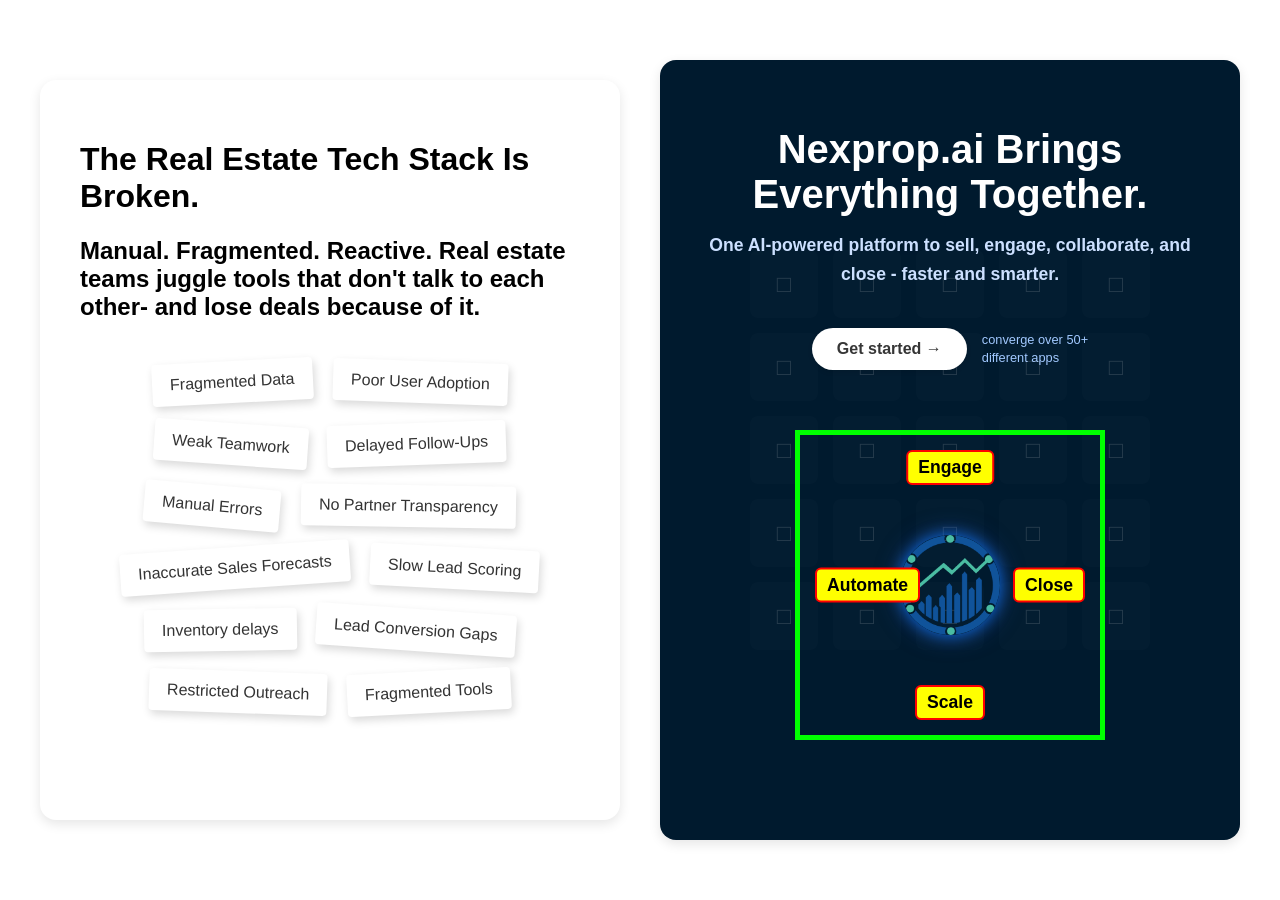
<file: What are we solving/brokenstack.html>
<!DOCTYPE html>
<html lang="en">
<head>
    <meta charset="UTF-8">
    <meta name="viewport" content="width=device-width, initial-scale=1.0">
    <title>Broken Tech Stack</title>
    <link rel="stylesheet" href="brokenstack.css">
</head>
<body>
    <div class="main-container">
        <div class="left-panel">
            <h1>The Real Estate Tech Stack Is Broken.</h1>
            <h2>Manual. Fragmented. Reactive. Real estate teams juggle tools that don't talk to each other- and lose deals because of it.</h2>
            <div class="pain-points-container">
                <ul>
                    <li>Fragmented Data</li>
                    <li>Poor User Adoption</li>
                    <li>Weak Teamwork</li>
                    <li>Delayed Follow-Ups</li>
                    <li>Manual Errors</li>
                    <li>No Partner Transparency</li>
                    <li>Inaccurate Sales Forecasts</li>
                    <li>Slow Lead Scoring</li>
                    <li>Inventory delays</li>
                    <li>Lead Conversion Gaps</li>
                    <li>Restricted Outreach</li>
                    <li>Fragmented Tools</li>
                </ul>
            </div>
        </div>

        <div class="right-panel">
            <h1>Nexprop.ai Brings Everything Together.</h1>
            <h2>One AI-powered platform to sell, engage, collaborate, and close - faster and smarter.</h2>

            <div class="cta-container">
                <a href="#" class="get-started-btn">Get started &rarr;</a>
                <p class="converge-text">converge over 50+<br>different apps</p>
            </div>

            <div class="icon-grid"> <!-- Background Icon Grid Container -->
                <div class="grid-icon">□</div> <div class="grid-icon">□</div> <div class="grid-icon">□</div> <div class="grid-icon">□</div> <div class="grid-icon">□</div>
                <div class="grid-icon">□</div> <div class="grid-icon">□</div> <div class="grid-icon">□</div> <div class="grid-icon">□</div> <div class="grid-icon">□</div>
                <div class="grid-icon">□</div> <div class="grid-icon">□</div> <div class="grid-icon">□</div> <div class="grid-icon">□</div> <div class="grid-icon">□</div>
                <div class="grid-icon">□</div> <div class="grid-icon">□</div> <div class="grid-icon">□</div> <div class="grid-icon">□</div> <div class="grid-icon">□</div>
                <div class="grid-icon">□</div> <div class="grid-icon">□</div> <div class="grid-icon">□</div> <div class="grid-icon">□</div> <div class="grid-icon">□</div>
            </div>

            <!-- Temporarily moved image here for testing -->
            <!-- <img src="Nexprop.ai%20Logo.png" alt="Nexprop.ai Logo (Test)" style="width: 100px; height: 100px; border: 1px solid red;"> -->

            <div class="pillar-layout">
                <div class="pillar-center">
                    <!-- Logo image is here -->
                    <img src="Nexprop.ai%20Logo.png.png" alt="Nexprop.ai Logo" class="logo-image">
                </div>
                <!-- Removed pillar-word divs -->

                <!-- Add Puzzle Pieces -->
                <div class="puzzle-piece puzzle-top-left">Automate</div>
                <div class="puzzle-piece puzzle-top-right">Engage</div>
                <div class="puzzle-piece puzzle-bottom-left">Scale</div>
                <div class="puzzle-piece puzzle-bottom-right">Close</div>
            </div>
        </div>
    </div>

    <!-- If we add dynamic positioning later, the script would go here -->
    <!-- <script src="script.js"></script> -->
</body>
</html>
</file>
<file: What are we solving/brokenstack.css>
body {
  font-family: 'Gilroy', Helvetica, Arial, sans-serif; /* Base font */
  margin: 0; /* Good practice to reset default margin */
  /* Add other global styles if needed */
}

.left-panel {
  background-color: #ffffff;
  padding: 40px;
  border-radius: 16px; /* Rounded corners for the panel */
  max-width: 600px; /* Adjust as needed */
  margin: 20px auto; /* Center the panel for demo purposes */
  box-shadow: 0 4px 12px rgba(0, 0, 0, 0.1); /* Subtle shadow */
}

.left-panel h1,
.right-panel h1 {
  /* font-size: 2.5em; */ /* Already set */
  font-family: 'Gilroy Bold', 'Gilroy', Helvetica, Arial, sans-serif; /* Heading font */
  font-weight: bold; /* Ensure boldness */
  /* margin-bottom: 10px; */ /* Already set */
  /* color: #333; / .right-panel has different color */ /* Already set */
}

.left-panel h2,
.right-panel h2 {
  /* font-size: 1.1em; */ /* Already set */
  font-family: 'Gilroy', Helvetica, Arial, sans-serif; /* Subheading font (Regular) */
  /* color: #666 / #cce0ff; */ /* Already set */
  /* margin-bottom: 30px / 40px; */ /* Already set */
  /* line-height: 1.6; */ /* Already set */
}

.pain-points-container ul {
  list-style: none;
  padding: 20px; /* Add some padding */
  margin: 0 auto;
  /* position: relative; */ /* Removed */
  /* min-height: 400px; */ /* Removed */
  max-width: 500px;
  /* Re-add flexbox properties */
  display: flex;
  flex-wrap: wrap;
  justify-content: center; /* Center items */
  gap: 20px; /* Adjust gap between items */
}

.pain-points-container li {
  background-color: #ffffff;
  padding: 12px 18px;
  border-radius: 4px;
  box-shadow: 2px 4px 8px rgba(0, 0, 0, 0.15);
  text-align: center;
  font-weight: 500;
  color: #333;
  /* position: absolute; */ /* Removed */
  font-family: 'Gilroy', Helvetica, Arial, sans-serif;
  /* Individual transforms will be applied via :nth-child */
}

/* Apply only rotation via :nth-child */
.pain-points-container li:nth-child(1) { transform: rotate(-3deg); }
.pain-points-container li:nth-child(2) { transform: rotate(2deg); }
.pain-points-container li:nth-child(3) { transform: rotate(4deg); }
.pain-points-container li:nth-child(4) { transform: rotate(-2deg); }
.pain-points-container li:nth-child(5) { transform: rotate(5deg); }
.pain-points-container li:nth-child(6) { transform: rotate(1deg); }
.pain-points-container li:nth-child(7) { transform: rotate(-4deg); }
.pain-points-container li:nth-child(8) { transform: rotate(3deg); }
.pain-points-container li:nth-child(9) { transform: rotate(-1deg); }
.pain-points-container li:nth-child(10) { transform: rotate(4deg); }
.pain-points-container li:nth-child(11) { transform: rotate(2deg); }
.pain-points-container li:nth-child(12) { transform: rotate(-3deg); }
/* Removed top, left, z-index from these rules */

/* Container for both panels */
.main-container {
  display: flex;
  /* justify-content: space-around; */ /* Removed */
  /* align-items: flex-start; */ /* Removed align-items, let them stretch or default */
  padding: 20px;
  max-width: 1200px; /* Adjusted max-width for overall container */
  margin: 40px auto; /* Center the container and add top/bottom margin */
  gap: 40px; /* Increased gap between panels */
}

.left-panel {
  background-color: #ffffff;
  padding: 40px;
  border-radius: 16px;
  box-shadow: 0 4px 12px rgba(0, 0, 0, 0.1);
  /* flex-basis: 48%; */ /* Removed */
  flex: 1; /* Allow panel to grow and take equal space */
  /* margin: 0; */ /* Ensure no conflicting margin */
}

/* Right Panel Styles */
.right-panel {
  background-color: #001a2e;
  color: #ffffff;
  padding: 40px;
  border-radius: 16px;
  flex: 1;
  box-shadow: 0 4px 12px rgba(0, 0, 0, 0.1);
  text-align: center;
  /* display: flex; */ /* Temporarily removed for debugging */
  /* flex-direction: column; */ /* Temporarily removed for debugging */
  /* align-items: center; */ /* Temporarily removed for debugging */
  position: relative;
  overflow: hidden;
}

.right-panel h1 {
  font-size: 2.5em;
  font-weight: bold;
  margin-bottom: 10px;
}

.right-panel h2 {
  font-size: 1.1em;
  color: #cce0ff; /* Lighter color for subheading */
  margin-bottom: 40px; /* More space before pillar */
  line-height: 1.6;
}

/* CTA Button and Text Container */
.cta-container {
  display: flex;
  align-items: center; /* Vertically align button and text */
  justify-content: center; /* Center horizontally (within the panel) */
  gap: 15px; /* Space between button and text */
  margin-bottom: 40px; /* Space below the CTA section */
}

.get-started-btn {
  display: inline-block; /* Allow padding and margin */
  background-color: #ffffff;
  color: #333; /* Dark text */
  padding: 12px 25px;
  border-radius: 25px; /* Highly rounded corners */
  text-decoration: none;
  font-family: 'Gilroy Bold', 'Gilroy', Helvetica, Arial, sans-serif;
  font-weight: bold;
  font-size: 1em;
  box-shadow: 0 2px 5px rgba(0, 0, 0, 0.1);
  transition: transform 0.2s ease, box-shadow 0.2s ease;
}

.get-started-btn:hover {
  transform: translateY(-2px);
  box-shadow: 0 4px 8px rgba(0, 0, 0, 0.15);
}

.converge-text {
  font-family: 'Gilroy', Helvetica, Arial, sans-serif;
  font-size: 0.8em;
  color: #a0c8ff; /* Lighter blue text */
  line-height: 1.4;
  text-align: left;
  margin: 0; /* Reset default margin */
}

/* Background Icon Grid */
.icon-grid {
  display: grid;
  grid-template-columns: repeat(5, 1fr); /* 5 equal columns */
  gap: 15px; /* Gap between icons */
  position: absolute;
  top: 50%;
  left: 50%;
  transform: translate(-50%, -50%); /* Center the grid */
  width: 80%; /* Adjust width as needed */
  max-width: 400px; /* Max size */
  z-index: 0; /* Behind pillar layout (pillar needs z-index > 0) */
  opacity: 0.15; /* Make icons very faint */
}

.grid-icon {
  aspect-ratio: 1 / 1; /* Make icons square */
  background-color: rgba(255, 255, 255, 0.1); /* Faint background */
  border-radius: 8px;
  display: flex;
  align-items: center;
  justify-content: center;
  font-size: 1.5em; /* Adjust placeholder size */
  color: #fff;
}

/* Pillar Layout Styles - Keep container size */
.pillar-layout {
  position: relative;
  width: 300px;
  height: 300px;
  margin: 60px auto;
  z-index: 1;
  border: 5px solid lime; /* Thick bright border */
  /* background-color: rgba(0, 255, 0, 0.1); */ /* Optional faint background */
}

.pillar-center {
  position: absolute;
  top: 50%;
  left: 50%;
  transform: translate(-50%, -50%); /* Standard centering */
  width: 100px;
  height: 100px;
  border-radius: 50%;
  display: flex;
  align-items: center;
  justify-content: center;
  overflow: hidden;
  z-index: 10;
  box-shadow: 0 0 15px rgba(0, 119, 255, 0.7), /* Medium Blue glow */
              0 0 25px rgba(65, 105, 225, 0.5);  /* Royal Blue outer glow */
}

.logo-image {
  max-width: 100%;
  max-height: 100%;
  display: block;
}

/* Puzzle Piece Base Styles - Simplified for Text */
.puzzle-piece {
 position: absolute;
 display: block !important; /* Force display for debug */
 padding: 5px 10px;
 color: #000000; /* Black text for contrast */
 font-family: 'Gilroy Bold', 'Gilroy', Helvetica, Arial, sans-serif;
 font-weight: bold;
 font-size: 1.1em;
 text-align: center;
 z-index: 15; /* High z-index for debug */
 border-radius: 6px;
 background-color: yellow; /* Bright background */
 border: 2px solid red; /* Bright border */
}

/* Remove Specific Puzzle Piece Styles */
/*
.puzzle-top-left { ... }
.puzzle-top-right { ... }
.puzzle-bottom-left { ... }
.puzzle-bottom-right { ... }
*/

/* Circular Positioning for Text Elements */
.puzzle-top-right { /* Engage (Top) */
  top: 15px; /* Adjust distance from center */
  left: 50%;
  transform: translateX(-50%);
}

.puzzle-bottom-left { /* Scale (Bottom) */
  bottom: 15px; /* Adjust distance from center */
  left: 50%;
  transform: translateX(-50%);
}

.puzzle-top-left { /* Automate (Left) */
  left: 15px; /* Adjust distance from center */
  top: 50%;
  transform: translateY(-50%);
}

.puzzle-bottom-right { /* Close (Right) */
  right: 15px; /* Adjust distance from center */
  top: 50%;
  transform: translateY(-50%);
}

/* --- Remove Connectors --- */

/* Remove Base styles for puzzle connectors */
/*
.puzzle-piece::before,
.puzzle-piece::after { ... }
*/

/* Remove Specific Connector Positions */
/*
.puzzle-top-left::before { ... }
.puzzle-top-left::after { ... }
.puzzle-top-right::before { ... }
.puzzle-top-right::after { ... }
.puzzle-bottom-left::before { ... }
.puzzle-bottom-left::after { ... }
.puzzle-bottom-right::before { ... }
.puzzle-bottom-right::after { ... }
*/
</file>
